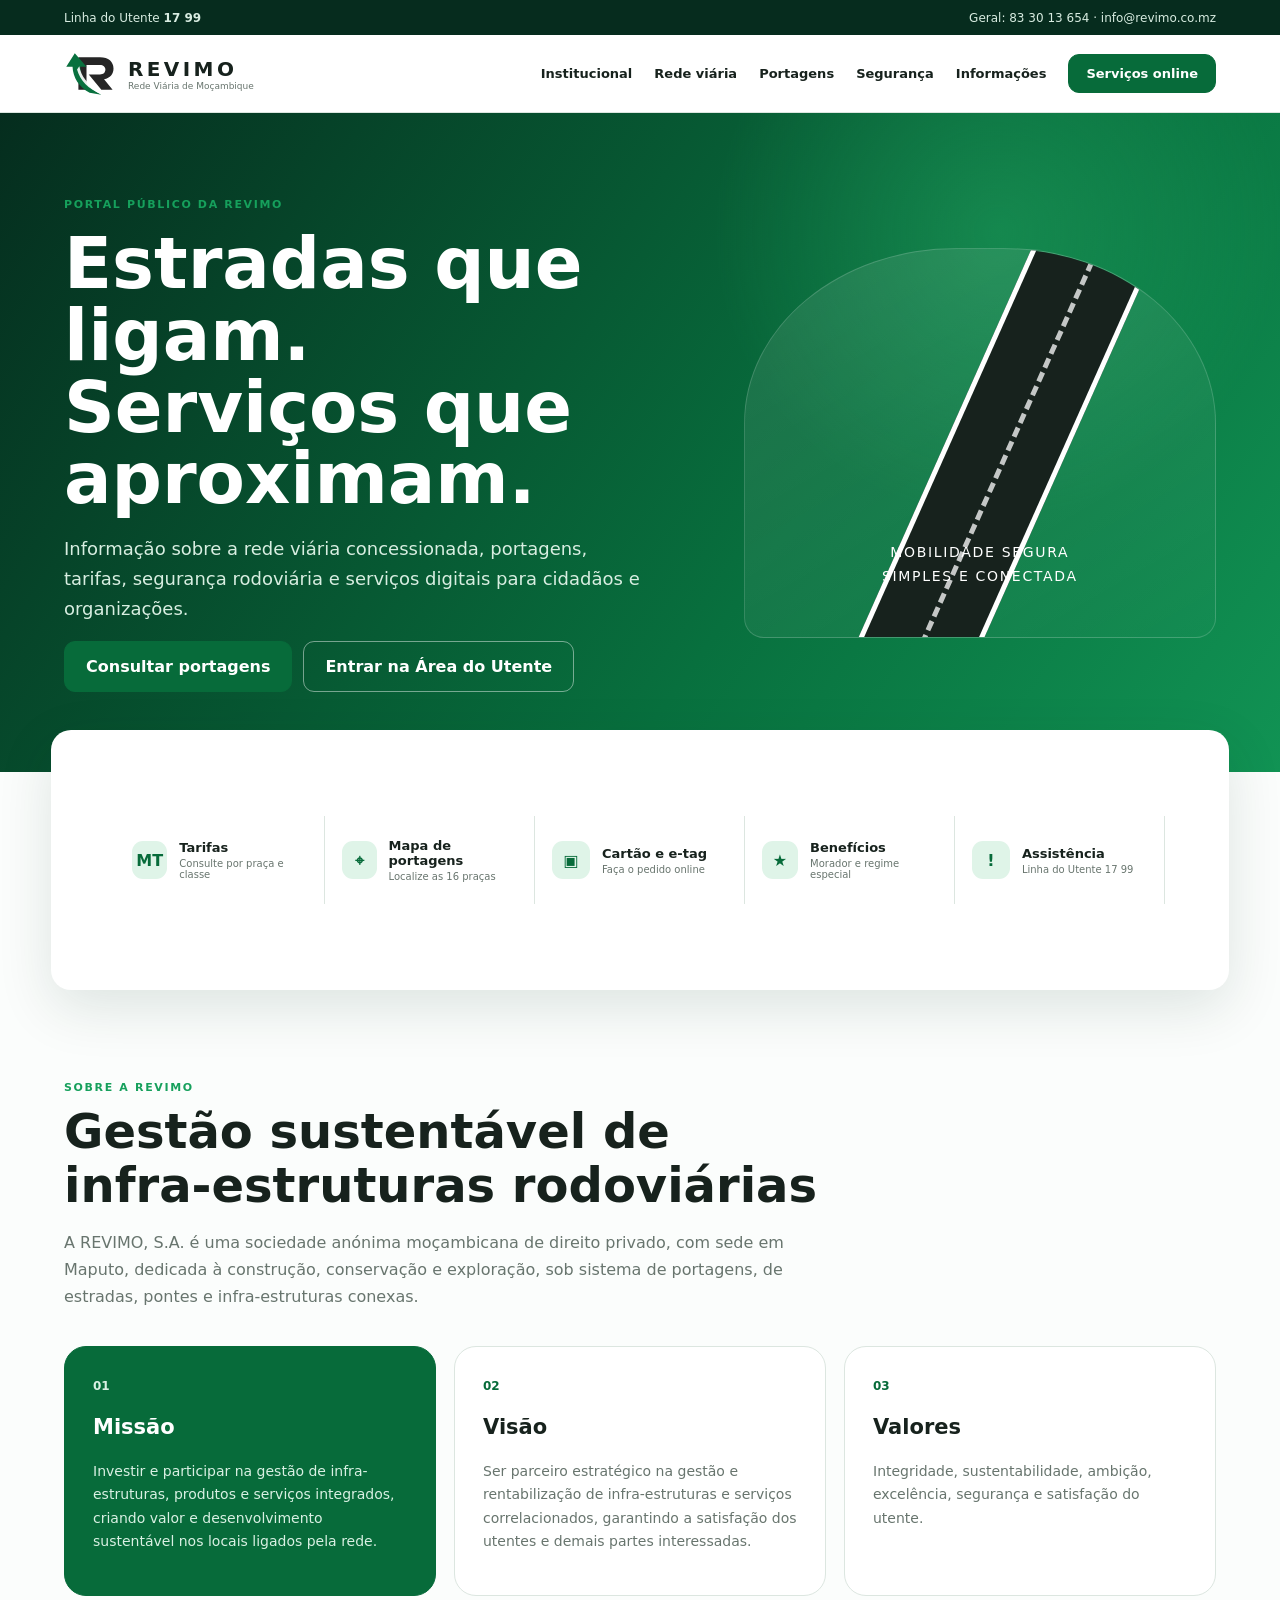
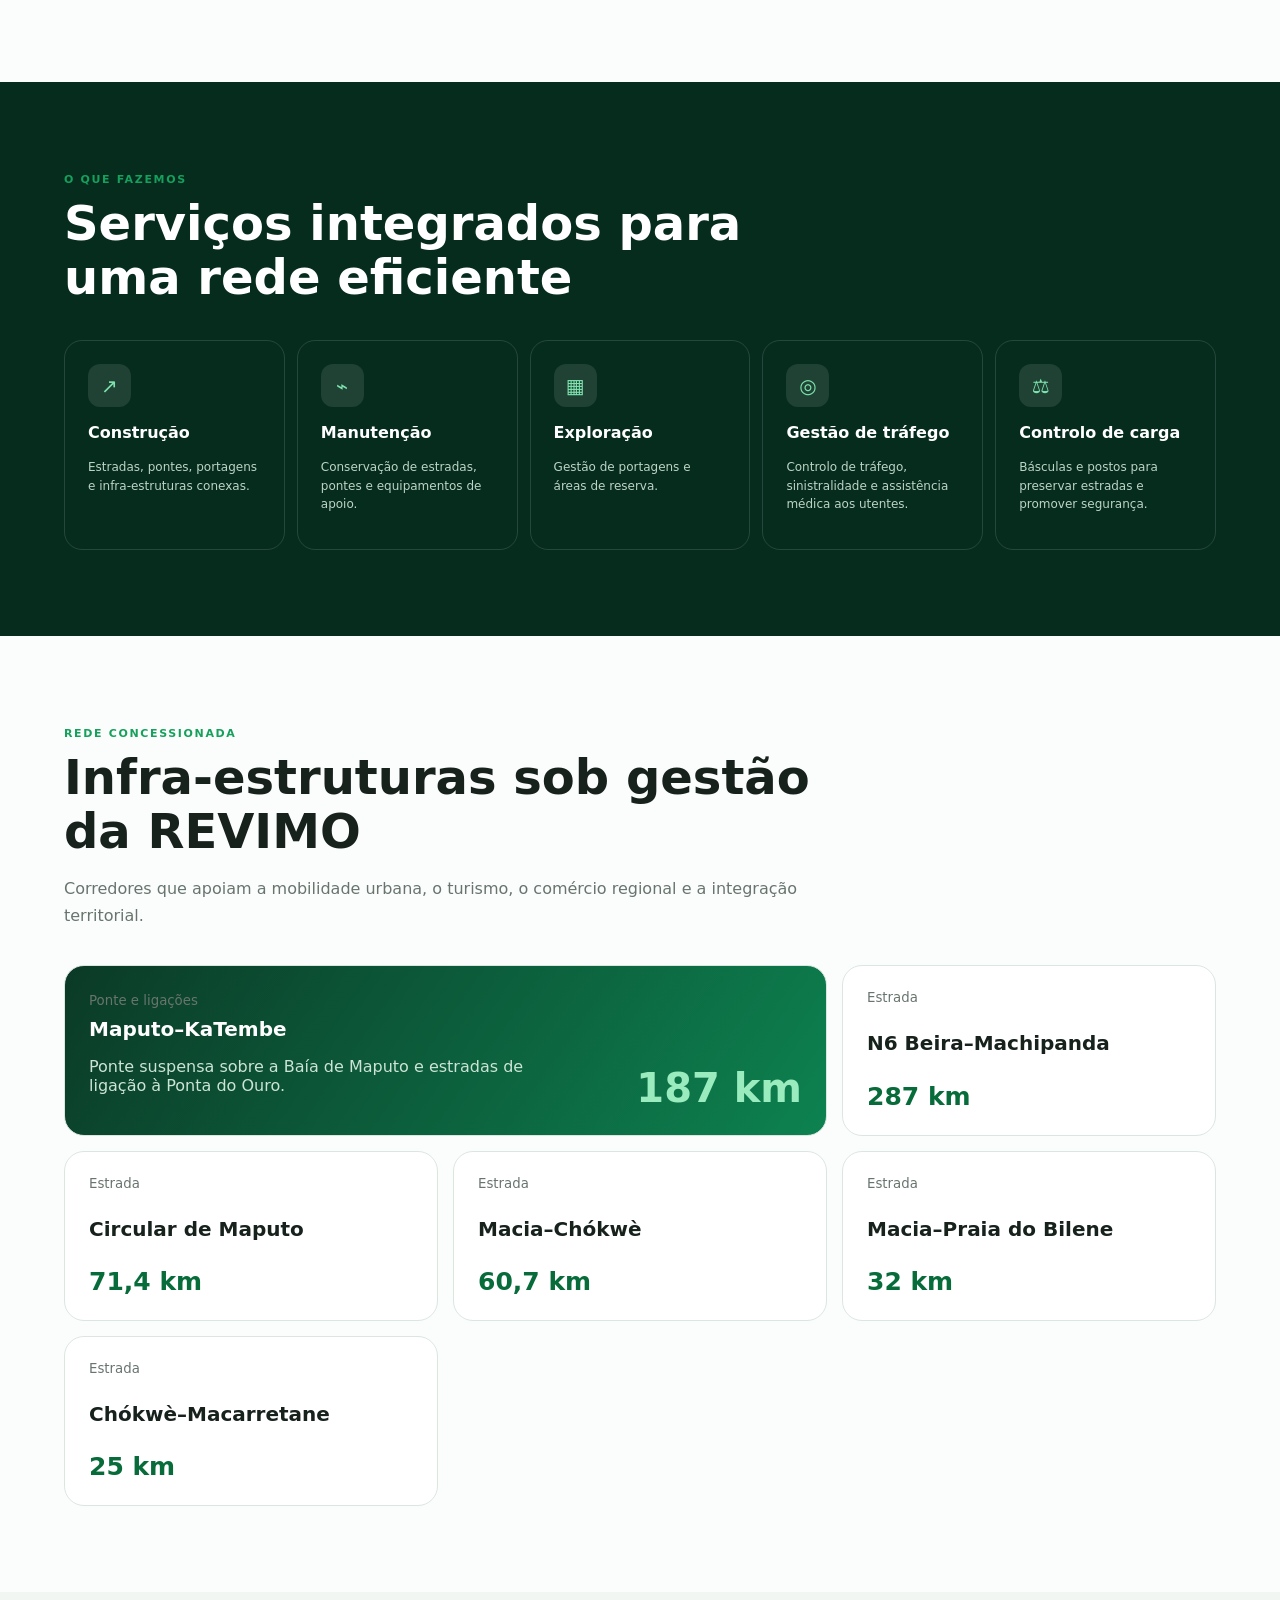
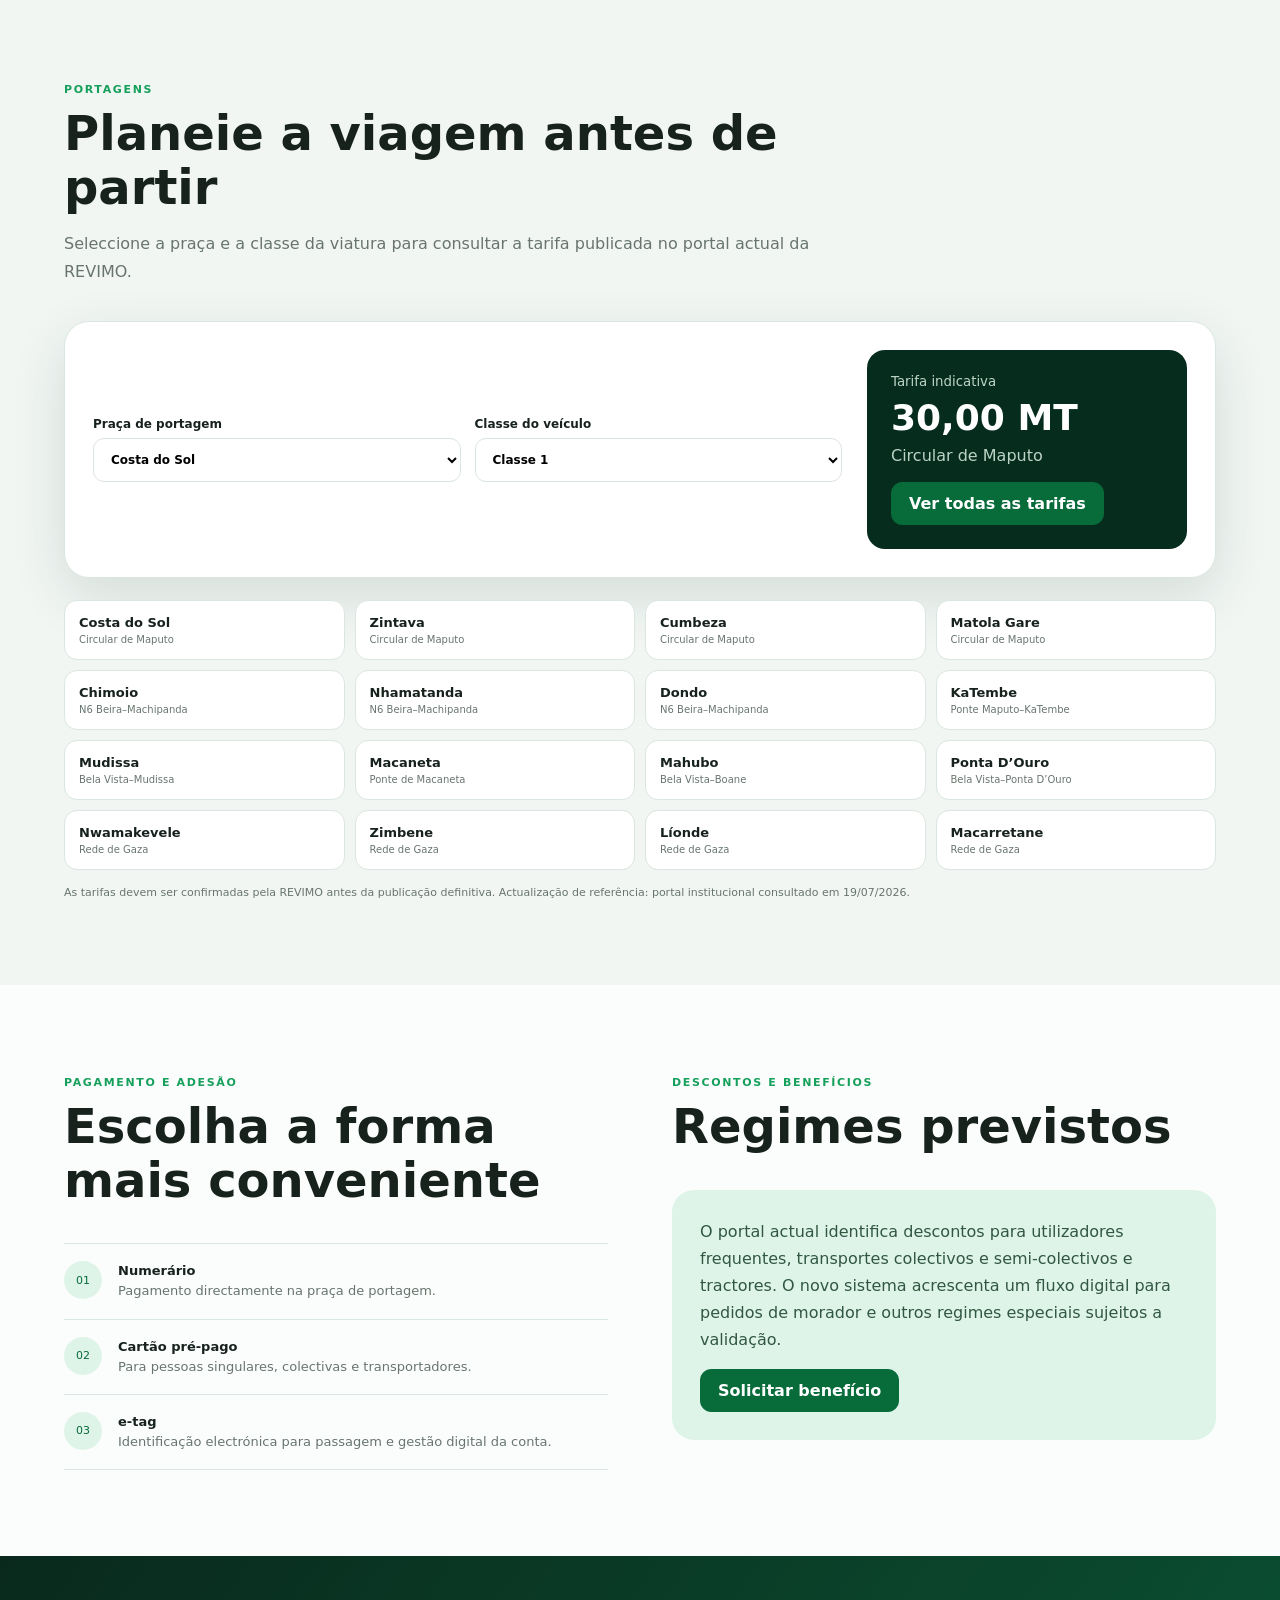
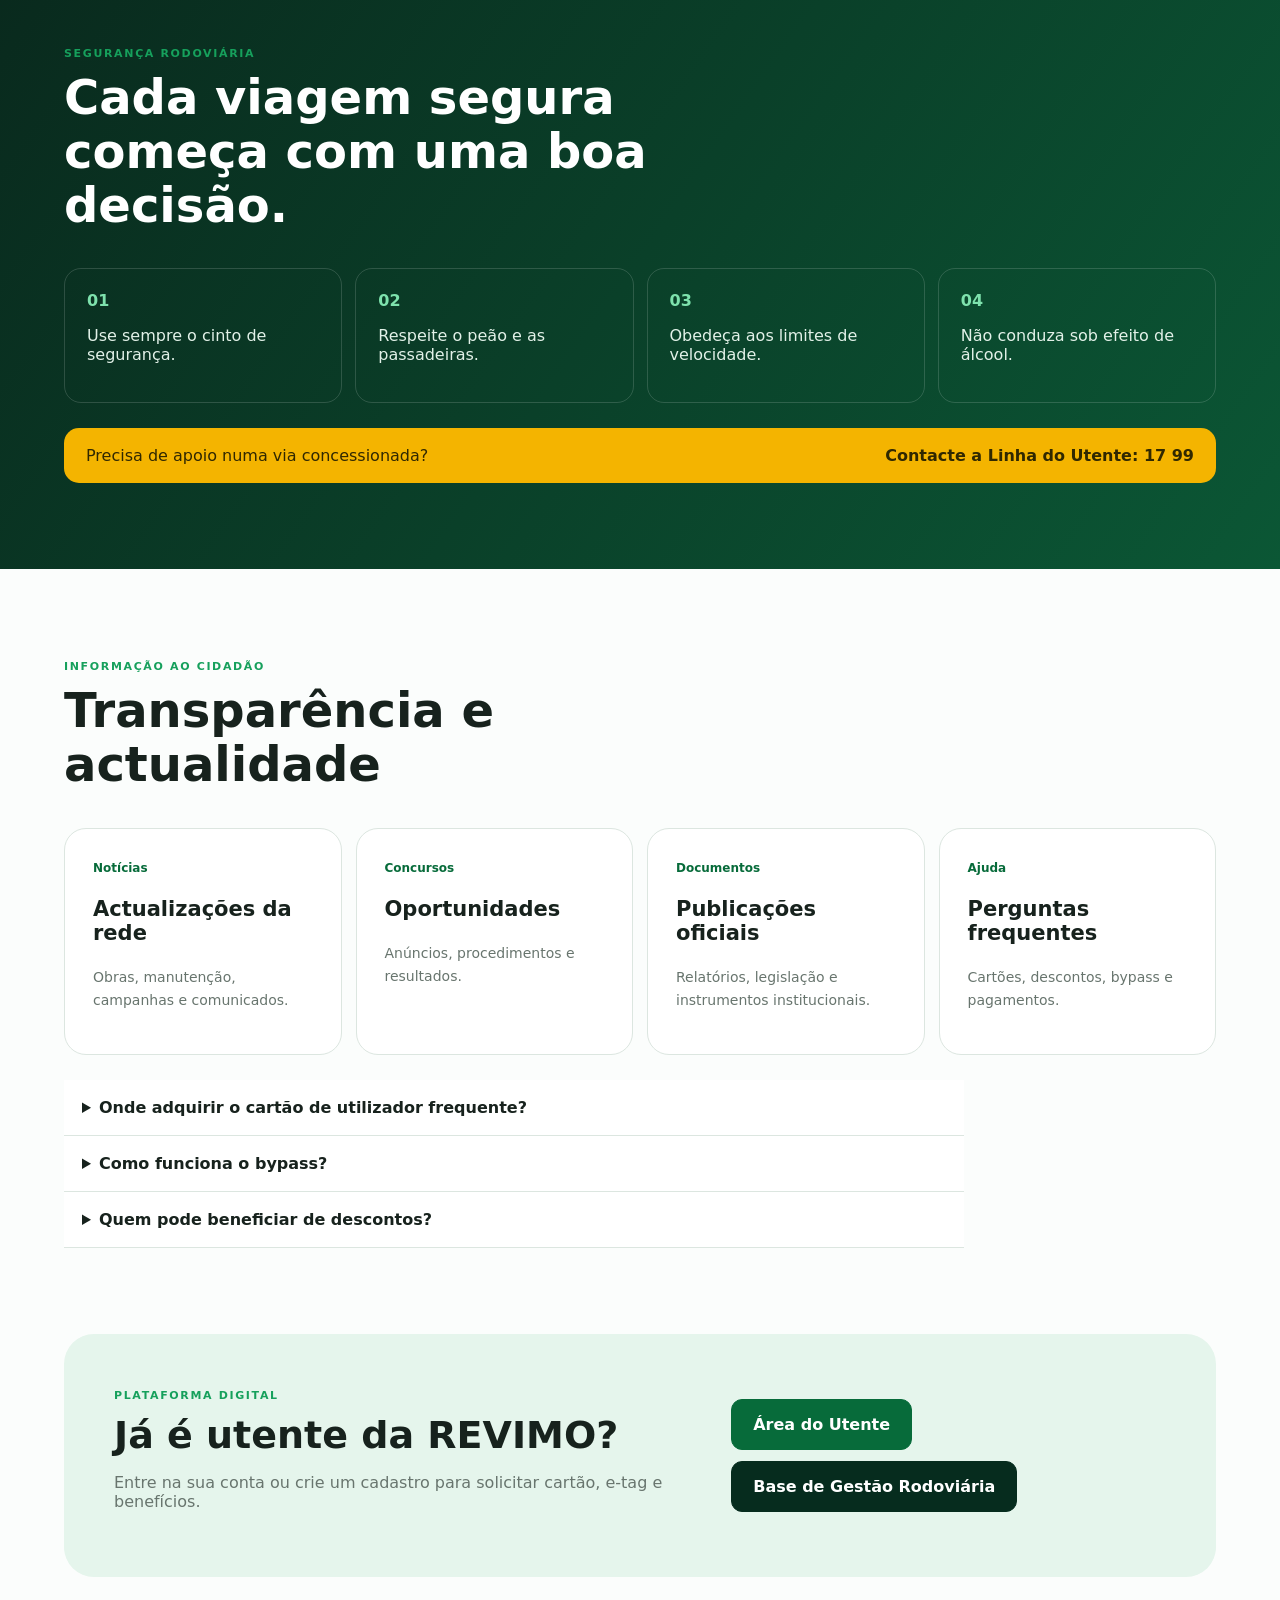
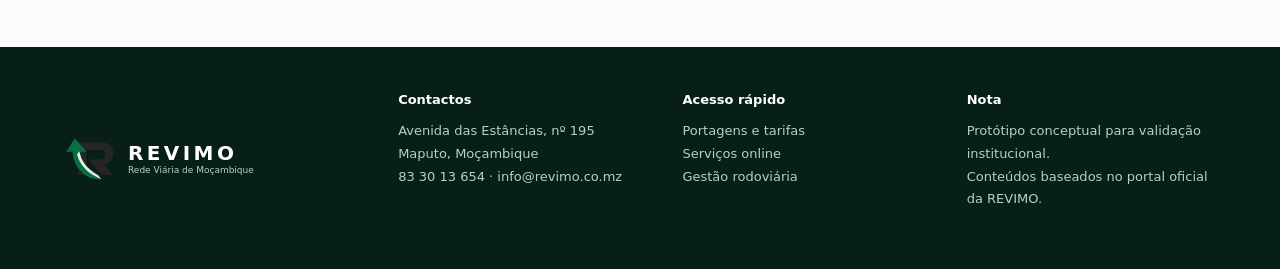
<file: index.html>
<!doctype html>
<html lang="pt">
<head>
  <meta charset="utf-8"><meta name="viewport" content="width=device-width,initial-scale=1">
  <meta name="description" content="Portal público da Rede Viária de Moçambique — portagens, tarifas, estradas, pontes e serviços ao utente.">
  <title>REVIMO — Portal Público</title><link rel="stylesheet" href="assets/styles.css">
</head>
<body data-page="publico">
  <div class="utility"><span>Linha do Utente <b>17 99</b></span><span>Geral: 83 30 13 654 · info@revimo.co.mz</span></div>
  <header class="site-header"><a class="brand" href="index.html"><img src="assets/logo-revimo.svg" alt="REVIMO"><span><b>REVIMO</b><small>Rede Viária de Moçambique</small></span></a><button class="menu-toggle" aria-label="Abrir menu">☰</button><nav><a href="#institucional">Institucional</a><a href="#rede">Rede viária</a><a href="#portagens">Portagens</a><a href="#seguranca">Segurança</a><a href="#informacao">Informações</a><a class="button primary" href="portal.html">Serviços online</a></nav></header>

  <main>
    <section class="hero public-hero"><div class="hero-copy"><span class="kicker">Portal Público da REVIMO</span><h1>Estradas que ligam.<br>Serviços que aproximam.</h1><p>Informação sobre a rede viária concessionada, portagens, tarifas, segurança rodoviária e serviços digitais para cidadãos e organizações.</p><div class="button-row"><a class="button primary large" href="#portagens">Consultar portagens</a><a class="button outline-light large" href="portal.html">Entrar na Área do Utente</a></div></div><div class="road-visual"><div class="road-line"></div><div class="bridge-mark">⌒</div><p>Mobilidade segura<br>simples e conectada</p></div></section>

    <section class="quick-strip"><a href="#tarifas"><i>MT</i><span><b>Tarifas</b><small>Consulte por praça e classe</small></span></a><a href="#mapa"><i>⌖</i><span><b>Mapa de portagens</b><small>Localize as 16 praças</small></span></a><a href="portal.html#pedido"><i>▣</i><span><b>Cartão e e-tag</b><small>Faça o pedido online</small></span></a><a href="portal.html#beneficio"><i>★</i><span><b>Benefícios</b><small>Morador e regime especial</small></span></a><a href="#seguranca"><i>!</i><span><b>Assistência</b><small>Linha do Utente 17 99</small></span></a></section>

    <section id="institucional"><div class="section-head"><span class="kicker">Sobre a REVIMO</span><h2>Gestão sustentável de infra-estruturas rodoviárias</h2><p>A REVIMO, S.A. é uma sociedade anónima moçambicana de direito privado, com sede em Maputo, dedicada à construção, conservação e exploração, sob sistema de portagens, de estradas, pontes e infra-estruturas conexas.</p></div><div class="three"><article class="card accent"><span>01</span><h3>Missão</h3><p>Investir e participar na gestão de infra-estruturas, produtos e serviços integrados, criando valor e desenvolvimento sustentável nos locais ligados pela rede.</p></article><article class="card"><span>02</span><h3>Visão</h3><p>Ser parceiro estratégico na gestão e rentabilização de infra-estruturas e serviços correlacionados, garantindo a satisfação dos utentes e demais partes interessadas.</p></article><article class="card"><span>03</span><h3>Valores</h3><p>Integridade, sustentabilidade, ambição, excelência, segurança e satisfação do utente.</p></article></div></section>

    <section class="dark-section"><div class="section-head light"><span class="kicker">O que fazemos</span><h2>Serviços integrados para uma rede eficiente</h2></div><div class="five"><article><i>↗</i><h3>Construção</h3><p>Estradas, pontes, portagens e infra-estruturas conexas.</p></article><article><i>⌁</i><h3>Manutenção</h3><p>Conservação de estradas, pontes e equipamentos de apoio.</p></article><article><i>▦</i><h3>Exploração</h3><p>Gestão de portagens e áreas de reserva.</p></article><article><i>◎</i><h3>Gestão de tráfego</h3><p>Controlo de tráfego, sinistralidade e assistência médica aos utentes.</p></article><article><i>⚖</i><h3>Controlo de carga</h3><p>Básculas e postos para preservar estradas e promover segurança.</p></article></div></section>

    <section id="rede"><div class="section-head"><span class="kicker">Rede concessionada</span><h2>Infra-estruturas sob gestão da REVIMO</h2><p>Corredores que apoiam a mobilidade urbana, o turismo, o comércio regional e a integração territorial.</p></div><div class="network-grid"><article class="network featured"><div><small>Ponte e ligações</small><h3>Maputo–KaTembe</h3><p>Ponte suspensa sobre a Baía de Maputo e estradas de ligação à Ponta do Ouro.</p></div><b>187 km</b></article><article class="network"><small>Estrada</small><h3>N6 Beira–Machipanda</h3><b>287 km</b></article><article class="network"><small>Estrada</small><h3>Circular de Maputo</h3><b>71,4 km</b></article><article class="network"><small>Estrada</small><h3>Macia–Chókwè</h3><b>60,7 km</b></article><article class="network"><small>Estrada</small><h3>Macia–Praia do Bilene</h3><b>32 km</b></article><article class="network"><small>Estrada</small><h3>Chókwè–Macarretane</h3><b>25 km</b></article></div></section>

    <section id="portagens" class="soft-section"><div class="section-head"><span class="kicker">Portagens</span><h2>Planeie a viagem antes de partir</h2><p>Seleccione a praça e a classe da viatura para consultar a tarifa publicada no portal actual da REVIMO.</p></div><div class="calculator" id="tarifas"><div><label>Praça de portagem<select id="tollSelect"></select></label><label>Classe do veículo<select id="classSelect"><option value="c1">Classe 1</option><option value="c2">Classe 2</option><option value="c3">Classe 3</option><option value="c4">Classe 4</option></select></label></div><aside><small>Tarifa indicativa</small><strong id="tollValue">30,00 MT</strong><span id="tollNote">Circular de Maputo</span><button class="button primary" id="openRates">Ver todas as tarifas</button></aside></div><div class="toll-list" id="mapa"></div><div class="source-note">As tarifas devem ser confirmadas pela REVIMO antes da publicação definitiva. Actualização de referência: portal institucional consultado em 19/07/2026.</div></section>

    <section><div class="two"><div><div class="section-head"><span class="kicker">Pagamento e adesão</span><h2>Escolha a forma mais conveniente</h2></div><div class="list-card"><div><i>01</i><p><b>Numerário</b><br>Pagamento directamente na praça de portagem.</p></div><div><i>02</i><p><b>Cartão pré-pago</b><br>Para pessoas singulares, colectivas e transportadores.</p></div><div><i>03</i><p><b>e-tag</b><br>Identificação electrónica para passagem e gestão digital da conta.</p></div></div></div><div><div class="section-head"><span class="kicker">Descontos e benefícios</span><h2>Regimes previstos</h2></div><div class="benefit-box"><p>O portal actual identifica descontos para utilizadores frequentes, transportes colectivos e semi-colectivos e tractores. O novo sistema acrescenta um fluxo digital para pedidos de morador e outros regimes especiais sujeitos a validação.</p><a class="button primary" href="portal.html#beneficio">Solicitar benefício</a></div></div></div></section>

    <section id="seguranca" class="safety"><div class="section-head light"><span class="kicker">Segurança rodoviária</span><h2>Cada viagem segura começa com uma boa decisão.</h2></div><div class="safety-grid"><article><b>01</b><p>Use sempre o cinto de segurança.</p></article><article><b>02</b><p>Respeite o peão e as passadeiras.</p></article><article><b>03</b><p>Obedeça aos limites de velocidade.</p></article><article><b>04</b><p>Não conduza sob efeito de álcool.</p></article></div><div class="emergency"><span>Precisa de apoio numa via concessionada?</span><strong>Contacte a Linha do Utente: 17 99</strong></div></section>

    <section id="informacao"><div class="section-head"><span class="kicker">Informação ao cidadão</span><h2>Transparência e actualidade</h2></div><div class="info-grid"><a class="card link-card" href="#"><span>Notícias</span><h3>Actualizações da rede</h3><p>Obras, manutenção, campanhas e comunicados.</p></a><a class="card link-card" href="#"><span>Concursos</span><h3>Oportunidades</h3><p>Anúncios, procedimentos e resultados.</p></a><a class="card link-card" href="#"><span>Documentos</span><h3>Publicações oficiais</h3><p>Relatórios, legislação e instrumentos institucionais.</p></a><a class="card link-card" href="#faq"><span>Ajuda</span><h3>Perguntas frequentes</h3><p>Cartões, descontos, bypass e pagamentos.</p></a></div><div class="faq" id="faq"><details><summary>Onde adquirir o cartão de utilizador frequente?</summary><p>Actualmente, o cartão pode ser adquirido nos escritórios junto às portagens. O novo portal permite iniciar o pedido online.</p></details><details><summary>Como funciona o bypass?</summary><p>É o mecanismo de trânsito livre aplicável na segunda praça elegível, após o pagamento da primeira praça, num determinado sentido.</p></details><details><summary>Quem pode beneficiar de descontos?</summary><p>Utilizadores frequentes, transportes colectivos e semi-colectivos e tractores, nos termos aplicáveis. Pedidos de morador e regime especial dependem de comprovação e aprovação.</p></details></div></section>

    <section class="cta"><div><span class="kicker">Plataforma digital</span><h2>Já é utente da REVIMO?</h2><p>Entre na sua conta ou crie um cadastro para solicitar cartão, e-tag e benefícios.</p></div><div class="button-row"><a class="button primary large" href="portal.html">Área do Utente</a><a class="button dark large" href="gestao.html">Base de Gestão Rodoviária</a></div></section>
  </main>
  <footer><div class="brand footer-brand"><img src="assets/logo-revimo.svg" alt="REVIMO"><span><b>REVIMO</b><small>Rede Viária de Moçambique</small></span></div><div><b>Contactos</b><p>Avenida das Estâncias, nº 195<br>Maputo, Moçambique<br>83 30 13 654 · info@revimo.co.mz</p></div><div><b>Acesso rápido</b><p><a href="#portagens">Portagens e tarifas</a><br><a href="portal.html">Serviços online</a><br><a href="gestao.html">Gestão rodoviária</a></p></div><div><b>Nota</b><p>Protótipo conceptual para validação institucional.<br>Conteúdos baseados no portal oficial da REVIMO.</p></div></footer>
  <dialog id="ratesDialog"><button class="dialog-close" aria-label="Fechar">×</button><h2>Tabela de tarifas</h2><div class="table-wrap"><table><thead><tr><th>Praça</th><th>Classe 1</th><th>Classe 2</th><th>Classe 3</th><th>Classe 4</th></tr></thead><tbody id="ratesBody"></tbody></table></div></dialog>
  <script src="assets/app.js"></script>
</body></html>
</file>
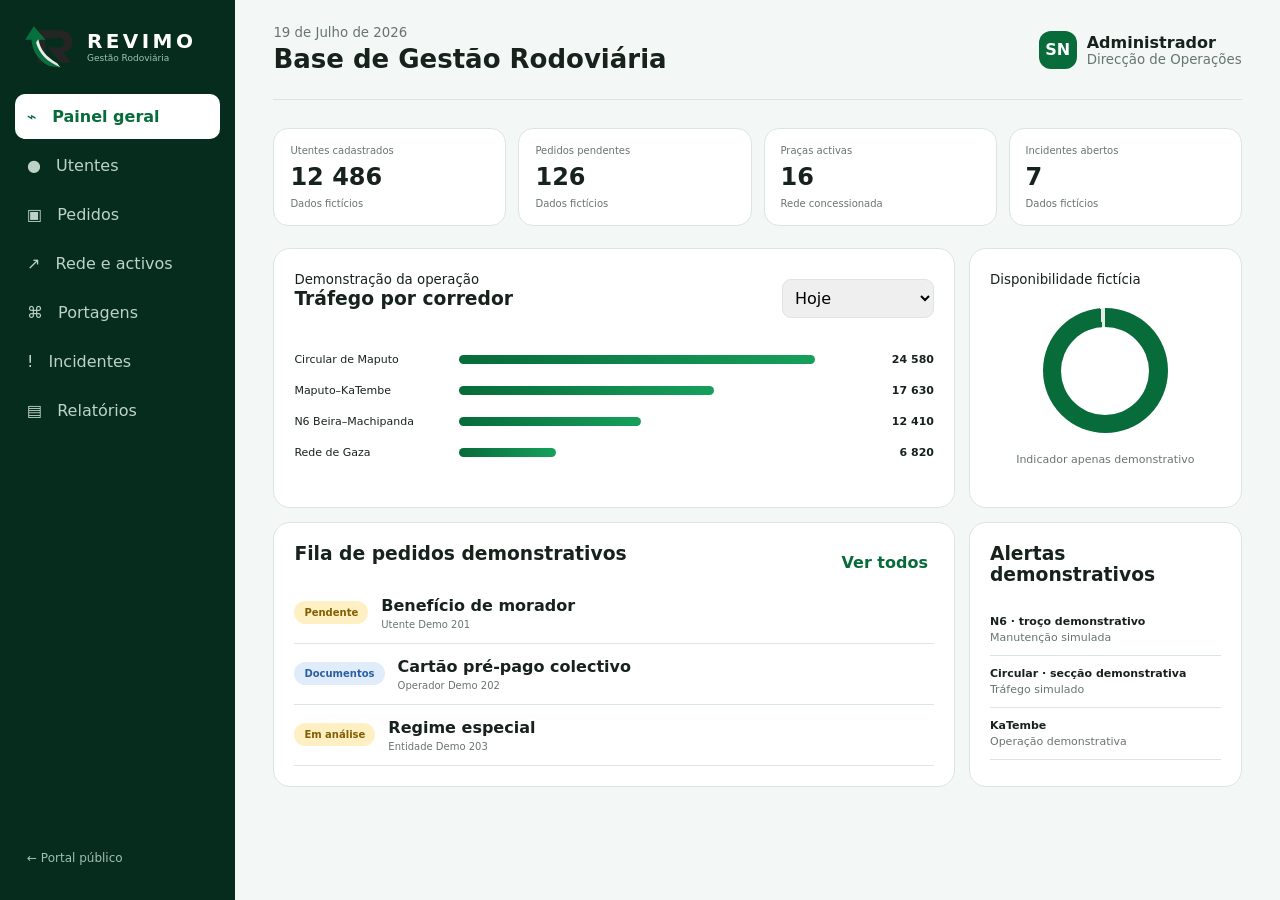
<file: gestao.html>
<!doctype html><html lang="pt"><head><meta charset="utf-8"><meta name="viewport" content="width=device-width,initial-scale=1"><title>REVIMO — Base de Gestão Rodoviária</title><link rel="stylesheet" href="assets/styles.css"></head>
<body class="admin-body" data-page="gestao"><aside class="admin-side"><a class="brand invert" href="index.html"><img src="assets/logo-revimo.svg" alt="REVIMO"><span><b>REVIMO</b><small>Gestão Rodoviária</small></span></a><nav><button class="active" data-admin="overview">⌁ <span>Painel geral</span></button><button data-admin="utentes">● <span>Utentes</span></button><button data-admin="pedidos">▣ <span>Pedidos</span></button><button data-admin="rede">↗ <span>Rede e activos</span></button><button data-admin="portagens">⌘ <span>Portagens</span></button><button data-admin="incidentes">! <span>Incidentes</span></button><button data-admin="relatorios">▤ <span>Relatórios</span></button></nav><a class="back-link" href="index.html">← Portal público</a></aside><main class="admin-main"><header class="admin-top"><div><small>19 de Julho de 2026</small><h1>Base de Gestão Rodoviária</h1></div><div class="admin-user"><span>SN</span><p><b>Administrador</b><small>Direcção de Operações</small></p></div></header>
<section class="admin-view active" id="overview"><div class="metrics admin-metrics"><article><small>Utentes cadastrados</small><strong id="metricUsers">12 486</strong><span>Dados fictícios</span></article><article><small>Pedidos pendentes</small><strong id="metricRequests">126</strong><span>Dados fictícios</span></article><article><small>Praças activas</small><strong>16</strong><span>Rede concessionada</span></article><article><small>Incidentes abertos</small><strong>7</strong><span>Dados fictícios</span></article></div><div class="admin-grid"><article class="panel-card wide"><div class="panel-title"><div><small>Demonstração da operação</small><h3>Tráfego por corredor</h3></div><select class="compact"><option>Hoje</option><option>Últimos 7 dias</option></select></div><div class="bar-chart"><div style="--v:88%"><span>Circular de Maputo</span><i></i><b>24 580</b></div><div style="--v:63%"><span>Maputo–KaTembe</span><i></i><b>17 630</b></div><div style="--v:45%"><span>N6 Beira–Machipanda</span><i></i><b>12 410</b></div><div style="--v:24%"><span>Rede de Gaza</span><i></i><b>6 820</b></div></div></article><article class="panel-card"><small>Disponibilidade fictícia</small><div class="donut">98,7%</div><p class="center">Indicador apenas demonstrativo</p></article><article class="panel-card wide"><div class="panel-title"><h3>Fila de pedidos demonstrativos</h3><button class="text-button" data-admin-jump="pedidos">Ver todos</button></div><div class="request-list"><div><span class="status pending">Pendente</span><p><b>Benefício de morador</b><small>Utente Demo 201</small></p></div><div><span class="status review">Documentos</span><p><b>Cartão pré-pago colectivo</b><small>Operador Demo 202</small></p></div><div><span class="status pending">Em análise</span><p><b>Regime especial</b><small>Entidade Demo 203</small></p></div></div></article><article class="panel-card"><h3>Alertas demonstrativos</h3><div class="alert-list"><p><b>N6 · troço demonstrativo</b><span>Manutenção simulada</span></p><p><b>Circular · secção demonstrativa</b><span>Tráfego simulado</span></p><p><b>KaTembe</b><span>Operação demonstrativa</span></p></div></article></div></section>
<section class="admin-view" id="utentes"><div class="view-head"><div><small>Cadastro central · Dados fictícios</small><h2>Utentes e beneficiários</h2></div><button class="button primary">＋ Novo cadastro</button></div><div class="filterbar"><input id="adminSearch" placeholder="Pesquisar cadastro demonstrativo"><select id="adminType"><option value="">Todos os regimes</option><option>Normal</option><option>Morador</option><option>Regime especial</option></select><select><option>Todos os estados</option><option>Activo</option><option>Suspenso</option><option>Expirado</option></select></div><div class="table-wrap"><table><thead><tr><th>Utente</th><th>Tipo</th><th>Matrícula</th><th>Praça</th><th>Cartão/e-tag</th><th>Estado</th></tr></thead><tbody id="adminUsers"><tr><td><b>Utente Demo 001</b><small>DEMO-UT-001</small></td><td>Morador</td><td>DEMO-01</td><td>KaTembe</td><td>DEMO-ET-001</td><td><span class="status approved">Activo</span></td></tr><tr><td><b>Operador Demo 002</b><small>DEMO-UT-002</small></td><td>Regime especial</td><td>DEMO-02</td><td>Circular</td><td>DEMO-CT-002</td><td><span class="status approved">Activo</span></td></tr><tr><td><b>Utente Demo 003</b><small>DEMO-UT-003</small></td><td>Normal</td><td>DEMO-03</td><td>Costa do Sol</td><td>DEMO-ET-003</td><td><span class="status approved">Activo</span></td></tr></tbody></table></div></section>
<section class="admin-view" id="pedidos"><div class="view-head"><div><small>Fluxo de validação · Dados fictícios</small><h2>Pedidos dos cidadãos</h2></div><button class="button secondary" id="exportRequests">Exportar CSV</button></div><div class="kanban"><div><h3>Recebidos <span>48</span></h3><article><small>DEMO-PEDIDO-101</small><b>e-tag</b><p>Utente Demo 101</p></article><article><small>DEMO-PEDIDO-102</small><b>Benefício de morador</b><p>Utente Demo 102</p></article></div><div><h3>Em análise <span>59</span></h3><article><small>DEMO-PEDIDO-103</small><b>Regime especial</b><p>Entidade Demo 103</p></article><article><small>DEMO-PEDIDO-104</small><b>Cartão colectivo</b><p>Operador Demo 104</p></article></div><div><h3>Aguardam correcção <span>19</span></h3><article><small>DEMO-PEDIDO-105</small><b>Morador</b><p>Comprovativo fictício</p></article></div><div><h3>Concluídos <span>421</span></h3><article><small>DEMO-PEDIDO-106</small><b>Renovação e-tag</b><p>Utente Demo 106</p></article></div></div></section>
<section class="admin-view" id="rede"><div class="view-head"><div><small>Inventário georreferenciado</small><h2>Rede viária e activos</h2></div><button class="button primary">＋ Registar activo</button></div><div class="asset-grid"><article><span>Estradas</span><b>6 corredores</b><small>Pavimento, drenagem e sinalização</small></article><article><span>Pontes</span><b>2 principais</b><small>Inspecção estrutural e manutenção</small></article><article><span>Portagens</span><b>16 praças</b><small>Equipamento, faixas e disponibilidade</small></article><article><span>Básculas</span><b>Controlo de carga</b><small>Pesagem e fiscalização operacional</small></article></div><div class="road-table panel-card"><h3>Plano de manutenção</h3><table><thead><tr><th>Activo</th><th>Troço</th><th>Intervenção</th><th>Data</th><th>Estado</th></tr></thead><tbody><tr><td>N6</td><td>km 118–126</td><td>Manutenção do pavimento</td><td>22/07/2026</td><td><span class="status pending">Programada</span></td></tr><tr><td>Circular</td><td>Secção 4</td><td>Iluminação pública</td><td>25/07/2026</td><td><span class="status review">Em curso</span></td></tr><tr><td>KaTembe</td><td>Ponte</td><td>Inspecção de rotina</td><td>02/08/2026</td><td><span class="status approved">Planeada</span></td></tr></tbody></table></div></section>
<section class="admin-view" id="portagens"><div class="view-head"><div><small>Operação de cobrança</small><h2>Praças e tarifas</h2></div><button class="button primary">Actualizar tarifas</button></div><div id="adminTolls" class="admin-tolls"></div></section>
<section class="admin-view" id="incidentes"><div class="view-head"><div><small>Centro de controlo</small><h2>Incidentes e assistência</h2></div><button class="button primary">＋ Registar incidente</button></div><div class="incident-map"><div class="map-road one"></div><div class="map-road two"></div><span class="pin p1">!</span><span class="pin p2">!</span><span class="pin p3">✓</span><aside><b>7 incidentes abertos</b><p>2 prioridade alta<br>3 em atendimento<br>2 sob monitoria</p></aside></div></section>
<section class="admin-view" id="relatorios"><div class="view-head"><div><small>Análise e prestação de contas</small><h2>Relatórios operacionais</h2></div><button class="button primary">Gerar relatório</button></div><div class="report-grid"><article><i>▤</i><h3>Tráfego e receita</h3><p>Passagens, classes, meios de pagamento e receitas por praça.</p></article><article><i>●</i><h3>Utentes e benefícios</h3><p>Cadastros, cartões, e-tags, moradores e regimes especiais.</p></article><article><i>↗</i><h3>Conservação</h3><p>Intervenções, custos, contratos e estado dos activos.</p></article><article><i>!</i><h3>Segurança rodoviária</h3><p>Incidentes, tempos de resposta, assistência e sinistralidade.</p></article></div></section></main><div class="toast" id="toast"></div><script src="assets/app.js"></script></body></html>
</file>
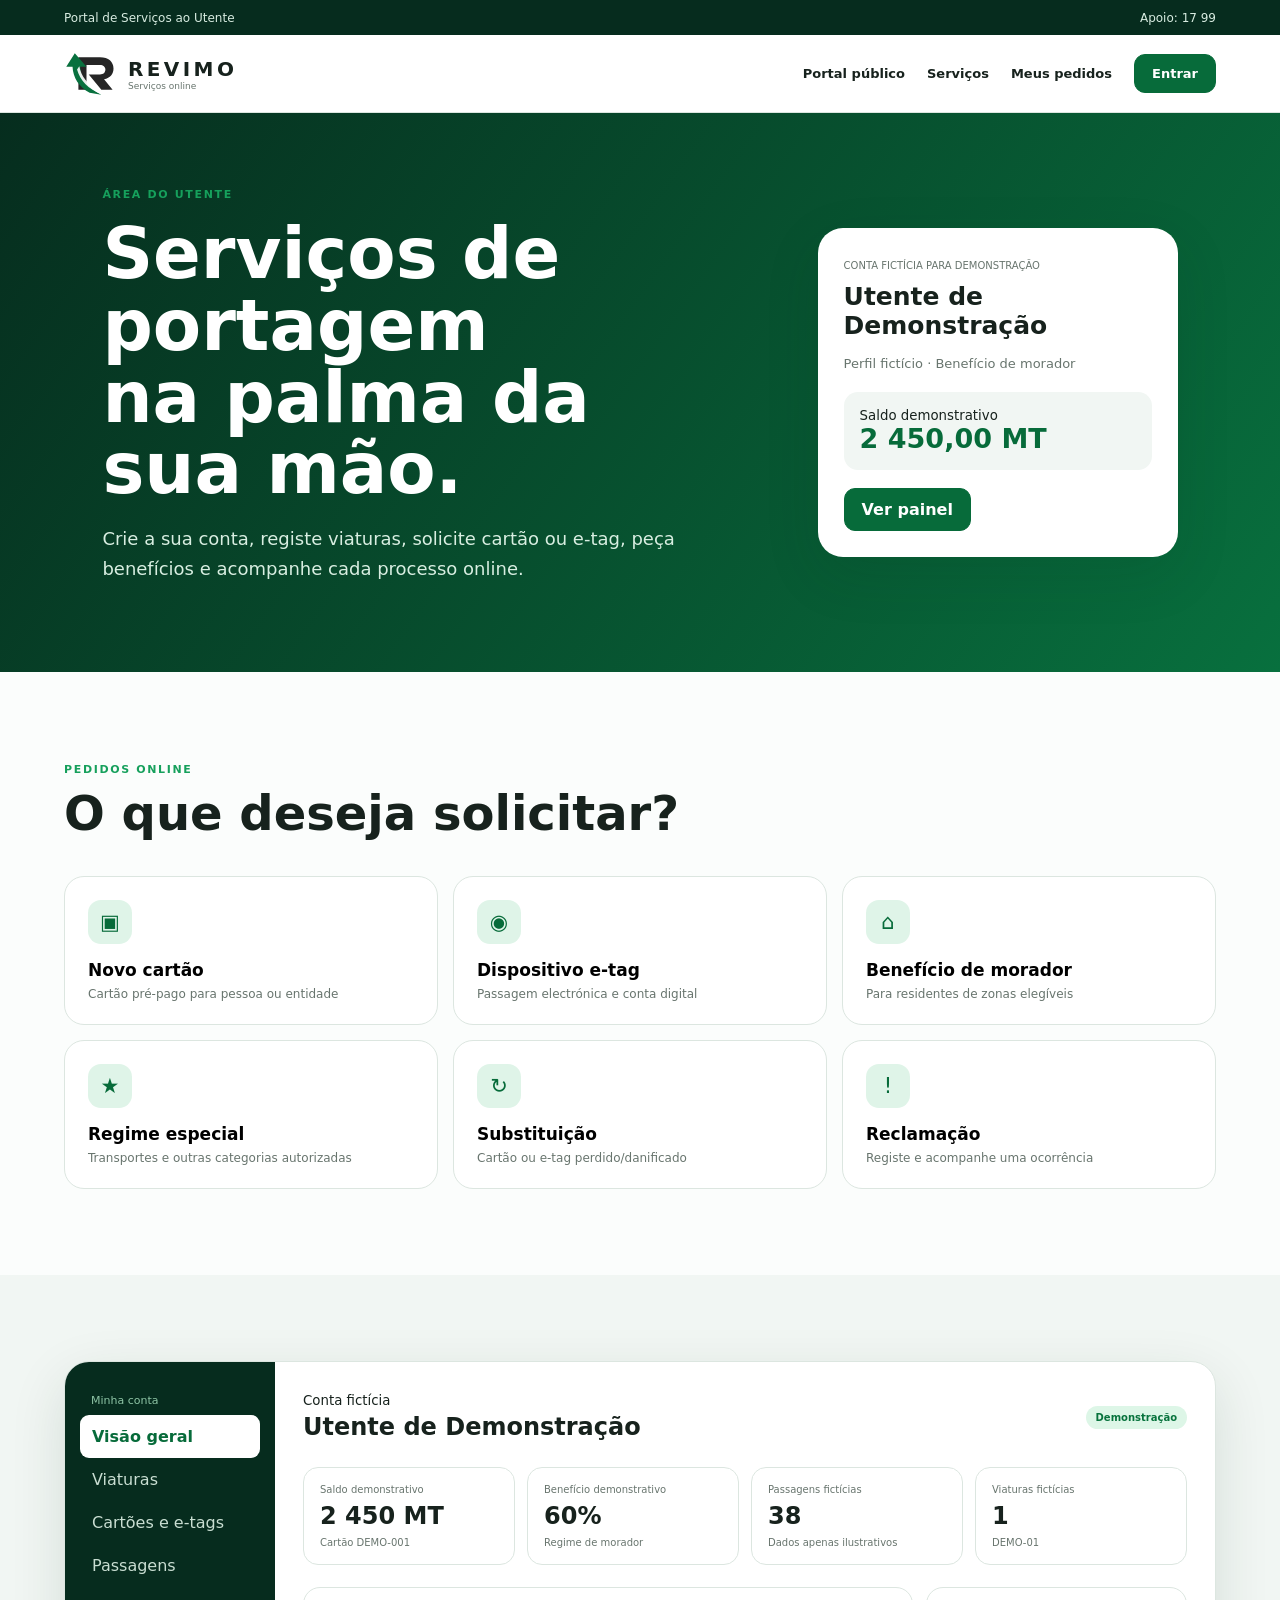
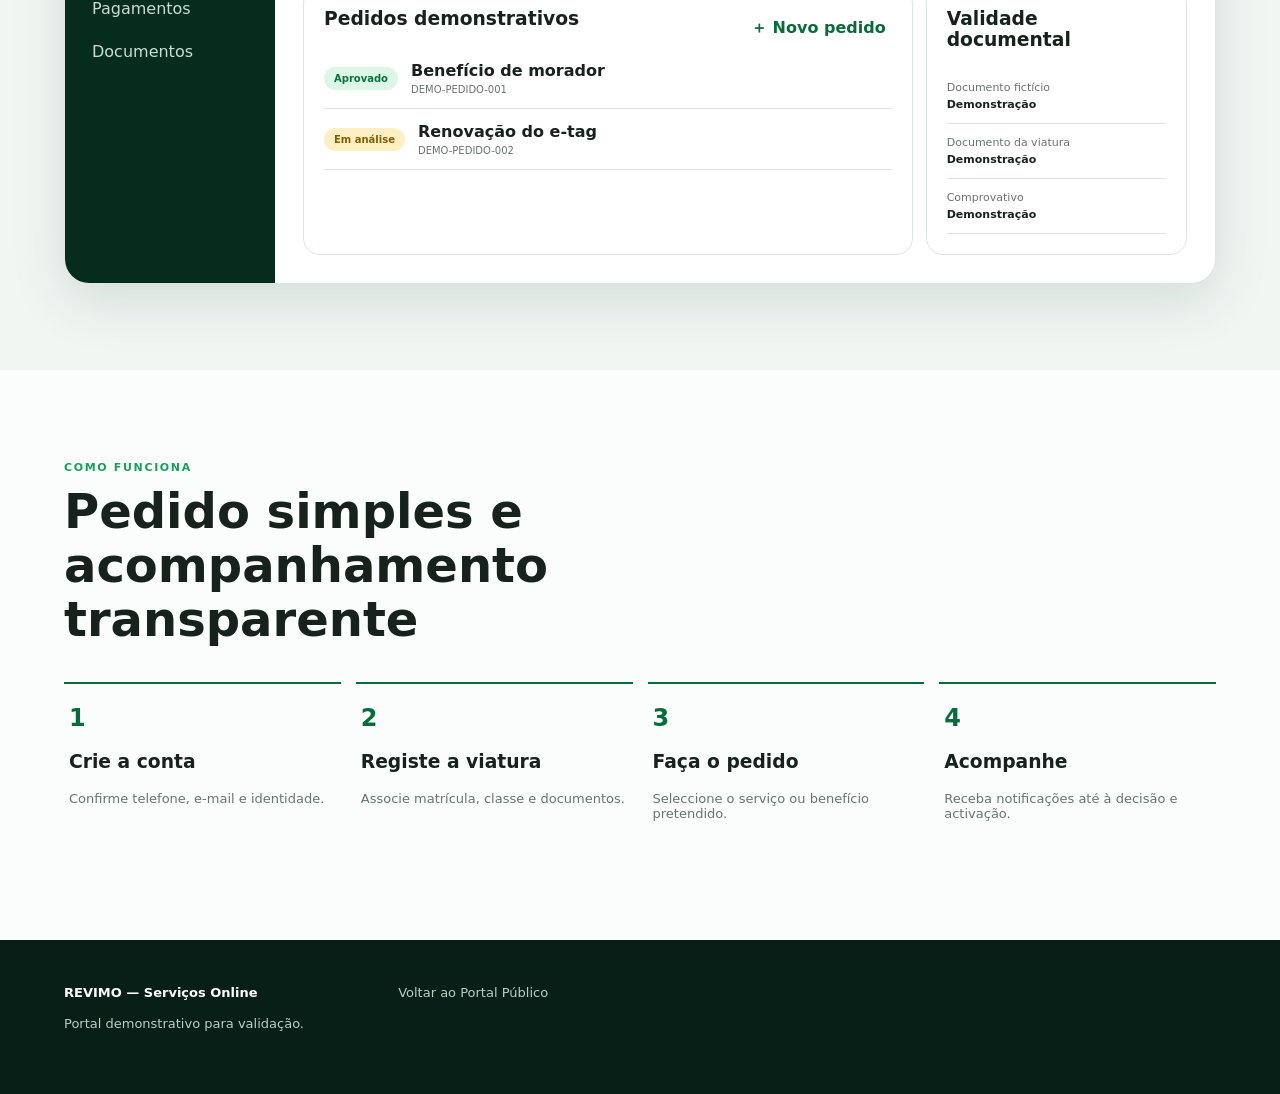
<file: portal.html>
<!doctype html><html lang="pt"><head><meta charset="utf-8"><meta name="viewport" content="width=device-width,initial-scale=1"><title>REVIMO — Área do Utente</title><link rel="stylesheet" href="assets/styles.css"></head>
<body data-page="utente"><div class="utility"><span>Portal de Serviços ao Utente</span><span>Apoio: 17 99</span></div><header class="site-header"><a class="brand" href="index.html"><img src="assets/logo-revimo.svg" alt="REVIMO"><span><b>REVIMO</b><small>Serviços online</small></span></a><button class="menu-toggle" aria-label="Abrir menu">☰</button><nav><a href="index.html">Portal público</a><a href="#servicos">Serviços</a><a href="#pedidos">Meus pedidos</a><button class="button primary" data-modal="loginDialog">Entrar</button></nav></header>
<main><section class="portal-hero"><div><span class="kicker">Área do Utente</span><h1>Serviços de portagem<br>na palma da sua mão.</h1><p>Crie a sua conta, registe viaturas, solicite cartão ou e-tag, peça benefícios e acompanhe cada processo online.</p></div><div class="account-card"><span>Conta fictícia para demonstração</span><h3>Utente de Demonstração</h3><p>Perfil fictício · Benefício de morador</p><div><small>Saldo demonstrativo</small><b>2 450,00 MT</b></div><a href="#painel" class="button primary">Ver painel</a></div></section>
<section id="servicos"><div class="section-head"><span class="kicker">Pedidos online</span><h2>O que deseja solicitar?</h2></div><div class="service-actions"><button data-request="Cartão pré-pago"><i>▣</i><b>Novo cartão</b><span>Cartão pré-pago para pessoa ou entidade</span></button><button data-request="e-tag"><i>◉</i><b>Dispositivo e-tag</b><span>Passagem electrónica e conta digital</span></button><button data-request="Benefício de morador"><i>⌂</i><b>Benefício de morador</b><span>Para residentes de zonas elegíveis</span></button><button data-request="Regime especial"><i>★</i><b>Regime especial</b><span>Transportes e outras categorias autorizadas</span></button><button data-request="Substituição"><i>↻</i><b>Substituição</b><span>Cartão ou e-tag perdido/danificado</span></button><button data-request="Reclamação"><i>!</i><b>Reclamação</b><span>Registe e acompanhe uma ocorrência</span></button></div></section>
<section class="soft-section" id="painel"><div class="dashboard-shell"><aside><span>Minha conta</span><button class="active">Visão geral</button><button>Viaturas</button><button>Cartões e e-tags</button><button>Passagens</button><button>Pagamentos</button><button>Documentos</button></aside><div class="dashboard-main"><div class="dash-head"><div><small>Conta fictícia</small><h2>Utente de Demonstração</h2></div><span class="status approved">Demonstração</span></div><div class="metrics"><article><small>Saldo demonstrativo</small><strong>2 450 MT</strong><span>Cartão DEMO-001</span></article><article><small>Benefício demonstrativo</small><strong>60%</strong><span>Regime de morador</span></article><article><small>Passagens fictícias</small><strong>38</strong><span>Dados apenas ilustrativos</span></article><article><small>Viaturas fictícias</small><strong>1</strong><span>DEMO-01</span></article></div><div class="dash-grid"><div class="panel-card"><div class="panel-title"><h3>Pedidos demonstrativos</h3><button class="text-button" data-open-request>＋ Novo pedido</button></div><div id="requestList" class="request-list"><div><span class="status approved">Aprovado</span><p><b>Benefício de morador</b><small>DEMO-PEDIDO-001</small></p></div><div><span class="status pending">Em análise</span><p><b>Renovação do e-tag</b><small>DEMO-PEDIDO-002</small></p></div></div></div><div class="panel-card"><h3>Validade documental</h3><div class="validity"><div><span>Documento fictício</span><b>Demonstração</b></div><div><span>Documento da viatura</span><b>Demonstração</b></div><div><span>Comprovativo</span><b>Demonstração</b></div></div></div></div></div></div></section>
<section id="pedidos"><div class="section-head"><span class="kicker">Como funciona</span><h2>Pedido simples e acompanhamento transparente</h2></div><div class="steps"><article><b>1</b><h3>Crie a conta</h3><p>Confirme telefone, e-mail e identidade.</p></article><article><b>2</b><h3>Registe a viatura</h3><p>Associe matrícula, classe e documentos.</p></article><article><b>3</b><h3>Faça o pedido</h3><p>Seleccione o serviço ou benefício pretendido.</p></article><article><b>4</b><h3>Acompanhe</h3><p>Receba notificações até à decisão e activação.</p></article></div></section></main>
<footer><div><b>REVIMO — Serviços Online</b><p>Portal demonstrativo para validação.</p></div><div><a href="index.html">Voltar ao Portal Público</a></div></footer>
<dialog id="requestDialog"><button class="dialog-close" aria-label="Fechar">×</button><span class="kicker">Novo pedido</span><h2 id="requestTitle">Solicitar serviço</h2><form id="requestForm" class="form-grid"><label>Serviço<select name="tipo" id="requestType" required><option>Cartão pré-pago</option><option>e-tag</option><option>Benefício de morador</option><option>Regime especial</option><option>Substituição</option><option>Reclamação</option></select></label><label>Tipo de requerente<select name="requerente"><option>Pessoa singular</option><option>Pessoa colectiva</option></select></label><label>Nome completo<input name="nome" required placeholder="Nome do requerente"></label><label>NUIT<input name="nuit" required inputmode="numeric" placeholder="000000000"></label><label>Telefone<input name="telefone" required placeholder="+258 84 000 0000"></label><label>E-mail<input name="email" type="email" placeholder="nome@exemplo.co.mz"></label><label>Matrícula<input name="matricula" required placeholder="ABC-00-00"></label><label>Praça principal<select name="praca" id="requestPlaza"></select></label><label class="full">Justificação<textarea name="justificacao" rows="3" placeholder="Explique o pedido e a elegibilidade, quando aplicável"></textarea></label><label class="full">Documentos comprovativos<input name="documentos" type="file" multiple></label><div class="full consent"><input type="checkbox" id="consent" required><label for="consent">Confirmo que os dados são verdadeiros e autorizo a sua verificação para efeitos deste pedido.</label></div><div class="full button-row"><button class="button primary" type="submit">Submeter pedido</button><button class="button secondary" type="button" data-close>Cancelar</button></div></form></dialog>
<dialog id="loginDialog"><button class="dialog-close">×</button><span class="kicker">Autenticação</span><h2>Entrar na conta</h2><form class="form-grid login-form"><label class="full">Telefone ou e-mail<input required placeholder="Contacto cadastrado"></label><label class="full">Palavra-passe<input type="password" required placeholder="••••••••"></label><button class="button primary full" type="button" data-demo-login>Entrar na demonstração</button></form></dialog><div class="toast" id="toast"></div><script src="assets/app.js"></script></body></html>
</file>
<file: assets/styles.css>
:root{--green:#076b3a;--green2:#16a05c;--green3:#dff4e8;--deep:#062c1e;--ink:#17221d;--muted:#68756e;--line:#dce6e0;--soft:#f1f6f3;--white:#fff;--amber:#f4b400;--red:#c43e35;--blue:#356eb5;--shadow:0 18px 55px rgba(7,50,30,.12);--radius:22px}*{box-sizing:border-box}html{scroll-behavior:smooth}body{margin:0;background:#fbfdfc;color:var(--ink);font-family:Inter,ui-sans-serif,system-ui,-apple-system,"Segoe UI",sans-serif}a{text-decoration:none;color:inherit}button,input,select,textarea{font:inherit}.utility{height:35px;background:var(--deep);color:#d8ece1;padding:0 5vw;display:flex;align-items:center;justify-content:space-between;font-size:12px}.site-header{height:78px;padding:0 5vw;background:rgba(255,255,255,.96);backdrop-filter:blur(12px);border-bottom:1px solid var(--line);display:flex;align-items:center;justify-content:space-between;position:sticky;top:0;z-index:30}.brand{display:flex;align-items:center;gap:10px}.brand img{width:54px;height:46px;object-fit:contain}.brand span{display:block}.brand b{display:block;letter-spacing:.17em;font-size:20px}.brand small{display:block;color:var(--muted);font-size:9px}.site-header nav{display:flex;align-items:center;gap:22px;font-size:13px;font-weight:650}.site-header nav>a:not(.button):hover{color:var(--green)}.menu-toggle{display:none;border:0;background:none;font-size:22px}.button{border:1px solid var(--line);padding:11px 17px;border-radius:11px;background:white;color:var(--ink);font-weight:750;cursor:pointer;display:inline-flex;align-items:center;justify-content:center}.button:hover{transform:translateY(-1px);box-shadow:0 8px 20px rgba(7,50,30,.1)}.button.primary{background:var(--green);border-color:var(--green);color:white}.button.secondary{background:var(--soft)}.button.dark{background:var(--deep);color:white;border-color:var(--deep)}.button.outline-light{background:transparent;color:white;border-color:rgba(255,255,255,.45)}.button.large{padding:15px 21px}.button-row{display:flex;gap:11px;flex-wrap:wrap}.kicker{color:var(--green2);font-size:11px;letter-spacing:.15em;text-transform:uppercase;font-weight:850}.hero{min-height:620px;padding:80px 5vw;display:grid;grid-template-columns:1.1fr .9fr;align-items:center;gap:8vw;background:radial-gradient(circle at 78% 18%,rgba(46,182,110,.34),transparent 25%),linear-gradient(125deg,#052d1e,#08703e 62%,#119354);color:white;overflow:hidden}.hero h1,.portal-hero h1{font-size:clamp(44px,5.5vw,76px);line-height:1.02;margin:17px 0}.hero p,.portal-hero p{color:#d8eee1;font-size:18px;line-height:1.65;max-width:690px}.hero-copy{position:relative;z-index:2}.road-visual{min-height:390px;position:relative;border-radius:45% 45% 20px 20px;background:linear-gradient(150deg,rgba(255,255,255,.1),rgba(255,255,255,.02));border:1px solid rgba(255,255,255,.16);display:grid;place-items:center;text-align:center;overflow:hidden}.road-line{position:absolute;width:115px;height:600px;background:#17221d;transform:rotate(24deg);bottom:-170px;border-left:5px solid white;border-right:5px solid white}.road-line:after{content:"";position:absolute;left:50%;top:0;height:100%;border-left:5px dashed white;opacity:.75}.bridge-mark{position:absolute;font-size:300px;line-height:.5;top:26px;color:rgba(255,255,255,.2)}.road-visual p{position:absolute;bottom:35px;font-size:14px;text-transform:uppercase;letter-spacing:.12em;color:white}.quick-strip{width:min(1240px,92vw);margin:-42px auto 0;background:white;position:relative;z-index:4;box-shadow:var(--shadow);border-radius:20px;display:grid;grid-template-columns:repeat(5,1fr);overflow:hidden}.quick-strip a{padding:22px 17px;display:flex;gap:12px;align-items:center;border-right:1px solid var(--line)}.quick-strip a:hover{background:var(--soft)}.quick-strip i{width:38px;height:38px;background:var(--green3);color:var(--green);border-radius:11px;display:grid;place-items:center;font-style:normal;font-weight:850}.quick-strip b,.quick-strip small{display:block}.quick-strip b{font-size:13px}.quick-strip small{color:var(--muted);font-size:10px;margin-top:3px}section{padding:86px 5vw}.section-head{max-width:760px;margin-bottom:36px}.section-head h2{font-size:clamp(32px,4vw,48px);line-height:1.12;margin:10px 0 14px}.section-head p{color:var(--muted);line-height:1.7}.section-head.light h2{color:white}.section-head.light p{color:#c1d8ca}.three{display:grid;grid-template-columns:repeat(3,1fr);gap:18px}.card{background:white;border:1px solid var(--line);border-radius:var(--radius);padding:28px}.card>span{color:var(--green);font-size:12px;font-weight:850}.card h3{font-size:21px}.card p{color:var(--muted);line-height:1.65;font-size:14px}.card.accent{background:var(--green);color:white;border-color:var(--green)}.card.accent span,.card.accent p{color:#d9f0e3}.dark-section{background:var(--deep)}.five{display:grid;grid-template-columns:repeat(5,1fr);gap:12px}.five article{padding:23px;border:1px solid rgba(255,255,255,.13);border-radius:18px;color:white}.five i{width:43px;height:43px;border-radius:12px;background:rgba(255,255,255,.1);display:grid;place-items:center;color:#7ee2ad;font-style:normal;font-size:20px}.five h3{font-size:16px}.five p{font-size:12px;color:#bcd4c6;line-height:1.55}.network-grid{display:grid;grid-template-columns:repeat(3,1fr);gap:15px}.network{min-height:170px;border:1px solid var(--line);border-radius:20px;padding:24px;display:flex;flex-direction:column;justify-content:space-between;background:white}.network small{color:var(--muted)}.network h3{margin:8px 0;font-size:20px}.network b{color:var(--green);font-size:25px}.network.featured{grid-column:span 2;background:linear-gradient(125deg,#0b3a27,#0d8250);color:white;display:flex;flex-direction:row}.network.featured p{color:#cce4d5;max-width:470px}.network.featured b{color:#9aebbd;font-size:40px;align-self:flex-end}.soft-section{background:var(--soft)}.calculator{background:white;border:1px solid var(--line);border-radius:25px;box-shadow:var(--shadow);padding:28px;display:grid;grid-template-columns:1fr 320px;gap:25px}.calculator>div{display:grid;grid-template-columns:repeat(2,1fr);gap:14px;align-content:center}.calculator label,.form-grid label{font-size:12px;font-weight:750}.calculator select,.form-grid input,.form-grid select,.form-grid textarea{display:block;width:100%;margin-top:7px;padding:13px;border:1px solid var(--line);border-radius:11px;background:white}.calculator aside{background:var(--deep);color:white;border-radius:18px;padding:24px}.calculator aside small,.calculator aside span{display:block;color:#bcd4c6}.calculator aside strong{font-size:36px;display:block;margin:8px 0}.calculator aside .button{margin-top:17px}.toll-list{display:grid;grid-template-columns:repeat(4,1fr);gap:10px;margin-top:22px}.toll-chip{background:white;border:1px solid var(--line);border-radius:13px;padding:14px}.toll-chip b,.toll-chip small{display:block}.toll-chip b{font-size:13px}.toll-chip small{color:var(--muted);font-size:10px;margin-top:4px}.source-note{font-size:11px;color:var(--muted);margin-top:16px}.two{display:grid;grid-template-columns:1fr 1fr;gap:5vw}.list-card{border-top:1px solid var(--line)}.list-card>div{display:flex;gap:16px;padding:17px 0;border-bottom:1px solid var(--line)}.list-card i{width:38px;height:38px;border-radius:50%;background:var(--green3);color:var(--green);font-style:normal;font-size:11px;display:grid;place-items:center}.list-card p{margin:0;color:var(--muted);font-size:13px;line-height:1.55}.list-card b{color:var(--ink)}.benefit-box{background:var(--green3);border-radius:var(--radius);padding:28px}.benefit-box p{line-height:1.7;color:#315742;margin-top:0}.safety{background:linear-gradient(125deg,#09291d,#0b5735);color:white}.safety-grid{display:grid;grid-template-columns:repeat(4,1fr);gap:13px}.safety-grid article{border:1px solid rgba(255,255,255,.15);border-radius:17px;padding:22px}.safety-grid b{color:#7ee2ad}.safety-grid p{color:#e2f1e8}.emergency{margin-top:25px;background:var(--amber);color:#302800;border-radius:15px;padding:18px 22px;display:flex;justify-content:space-between}.info-grid{display:grid;grid-template-columns:repeat(4,1fr);gap:14px}.link-card:hover{transform:translateY(-3px);box-shadow:var(--shadow)}.faq{margin-top:25px;max-width:900px}.faq details{background:white;border-bottom:1px solid var(--line);padding:18px}.faq summary{font-weight:750;cursor:pointer}.faq p{color:var(--muted);line-height:1.6}.cta{margin:0 5vw 70px;padding:50px;border-radius:30px;background:#e5f5ec;display:flex;justify-content:space-between;align-items:center;gap:35px}.cta h2{font-size:38px;margin:10px 0}.cta p{color:var(--muted)}footer{background:#071f16;color:#b9cfc2;padding:45px 5vw;display:grid;grid-template-columns:1.2fr repeat(3,1fr);gap:35px;font-size:13px}footer b{color:white}footer p{line-height:1.75}.footer-brand b{font-size:20px}.footer-brand small{color:#b9cfc2}dialog{border:0;border-radius:23px;box-shadow:0 25px 100px rgba(0,0,0,.3);width:min(850px,92vw);padding:30px}dialog::backdrop{background:rgba(0,25,15,.65);backdrop-filter:blur(4px)}.dialog-close{float:right;border:0;background:var(--soft);border-radius:50%;width:36px;height:36px;cursor:pointer;font-size:20px}.table-wrap{overflow:auto}table{width:100%;border-collapse:collapse;font-size:13px}th,td{padding:13px;text-align:left;border-bottom:1px solid var(--line)}th{font-size:10px;color:var(--muted);text-transform:uppercase;letter-spacing:.06em}td small{display:block;color:var(--muted);margin-top:3px}
.portal-hero{padding:70px 8vw;background:linear-gradient(125deg,#062d1e,#08703e);color:white;display:grid;grid-template-columns:1fr 360px;gap:8vw;align-items:center}.account-card{background:white;color:var(--ink);padding:26px;border-radius:25px;box-shadow:var(--shadow)}.account-card>span{font-size:10px;color:var(--muted);text-transform:uppercase}.account-card h3{font-size:25px;margin:9px 0}.account-card p{color:var(--muted);font-size:13px}.account-card>div{background:var(--soft);padding:16px;border-radius:14px;margin:18px 0}.account-card small,.account-card b{display:block}.account-card b{font-size:27px;color:var(--green)}.service-actions{display:grid;grid-template-columns:repeat(3,1fr);gap:15px}.service-actions button{background:white;border:1px solid var(--line);border-radius:20px;padding:23px;text-align:left;cursor:pointer}.service-actions button:hover{border-color:var(--green);box-shadow:var(--shadow);transform:translateY(-2px)}.service-actions i{width:44px;height:44px;border-radius:13px;background:var(--green3);display:grid;place-items:center;color:var(--green);font-style:normal;font-size:21px}.service-actions b,.service-actions span{display:block}.service-actions b{font-size:17px;margin:16px 0 7px}.service-actions span{color:var(--muted);font-size:12px}.dashboard-shell{display:grid;grid-template-columns:210px 1fr;background:white;border:1px solid var(--line);border-radius:25px;overflow:hidden;box-shadow:var(--shadow)}.dashboard-shell>aside{background:var(--deep);padding:24px 15px;color:white}.dashboard-shell>aside span{display:block;color:#8ec4a5;font-size:11px;padding:8px 11px}.dashboard-shell>aside button{width:100%;border:0;color:#c9ded2;background:none;padding:12px;text-align:left;border-radius:9px;cursor:pointer}.dashboard-shell>aside button.active{background:white;color:var(--green);font-weight:750}.dashboard-main{padding:28px}.dash-head,.panel-title,.view-head{display:flex;align-items:center;justify-content:space-between;gap:15px}.dash-head h2,.view-head h2{margin:4px 0}.status{display:inline-flex;padding:6px 10px;border-radius:99px;font-size:10px;font-weight:800;white-space:nowrap}.status.approved{background:#ddf6e7;color:#08733d}.status.pending{background:#fff0c4;color:#835d00}.status.review{background:#e1ecfb;color:#2b61a3}.metrics{display:grid;grid-template-columns:repeat(4,1fr);gap:12px;margin:22px 0}.metrics article{border:1px solid var(--line);border-radius:15px;padding:16px;background:white}.metrics small,.metrics span{display:block;color:var(--muted);font-size:10px}.metrics strong{display:block;font-size:24px;margin:7px 0}.dash-grid{display:grid;grid-template-columns:1.4fr .6fr;gap:13px}.panel-card{border:1px solid var(--line);border-radius:17px;padding:20px;background:white}.panel-card h3{margin-top:0}.text-button{border:0;background:none;color:var(--green);font-weight:800;cursor:pointer}.request-list>div{display:flex;align-items:center;gap:13px;padding:13px 0;border-bottom:1px solid var(--line)}.request-list p,.request-list b,.request-list small{display:block;margin:0}.request-list small{color:var(--muted);margin-top:4px;font-size:10px}.validity>div{padding:12px 0;border-bottom:1px solid var(--line)}.validity span,.validity b{display:block;font-size:11px}.validity span{color:var(--muted)}.validity b{margin-top:4px}.steps{display:grid;grid-template-columns:repeat(4,1fr);gap:15px}.steps article{border-top:2px solid var(--green);padding:20px 5px}.steps article>b{color:var(--green);font-size:24px}.steps p{color:var(--muted);font-size:13px}.form-grid{display:grid;grid-template-columns:repeat(2,1fr);gap:14px}.form-grid .full{grid-column:1/-1}.consent{display:flex;align-items:flex-start;gap:9px}.consent input{width:auto;margin-top:3px}.consent label{font-weight:500;line-height:1.5}.toast{position:fixed;right:24px;bottom:24px;background:var(--deep);color:white;padding:14px 18px;border-radius:12px;box-shadow:var(--shadow);opacity:0;transform:translateY(12px);pointer-events:none;z-index:80}.toast.show{opacity:1;transform:none}
.admin-body{background:#f3f7f5}.admin-side{position:fixed;left:0;top:0;bottom:0;width:235px;background:var(--deep);padding:23px 15px;display:flex;flex-direction:column;z-index:20}.brand.invert{color:white;margin:0 8px 25px}.brand.invert small{color:#9ec5af}.admin-side nav{display:flex;flex-direction:column;gap:4px}.admin-side nav button{border:0;background:none;color:#bcd3c6;padding:13px 12px;border-radius:10px;text-align:left;cursor:pointer}.admin-side nav button.active{background:white;color:var(--green);font-weight:800}.admin-side nav button span{margin-left:10px}.back-link{margin-top:auto;color:#9fc1ae;font-size:12px;padding:12px}.admin-main{margin-left:235px;padding:0 3vw 50px}.admin-top{height:100px;display:flex;align-items:center;justify-content:space-between;border-bottom:1px solid var(--line)}.admin-top h1{font-size:26px;margin:3px 0}.admin-top small{color:var(--muted)}.admin-user{display:flex;align-items:center;gap:10px}.admin-user>span{width:38px;height:38px;border-radius:12px;background:var(--green);color:white;display:grid;place-items:center;font-weight:800}.admin-user p,.admin-user b,.admin-user small{margin:0;display:block}.admin-view{display:none;padding:28px 0}.admin-view.active{display:block}.admin-metrics{margin-top:0}.admin-grid{display:grid;grid-template-columns:1.5fr .6fr;gap:14px}.panel-card.wide{min-height:260px}.compact{border:1px solid var(--line);padding:8px;border-radius:9px}.bar-chart{display:flex;flex-direction:column;gap:18px;margin-top:25px}.bar-chart>div{display:grid;grid-template-columns:155px 1fr 60px;align-items:center;gap:10px;font-size:11px}.bar-chart i{height:9px;background:linear-gradient(90deg,var(--green),var(--green2));width:var(--v);border-radius:99px}.bar-chart b{text-align:right}.donut{width:125px;height:125px;margin:20px auto;border-radius:50%;background:conic-gradient(var(--green) 0 98.7%,#e4ece7 98.7%);display:grid;place-items:center;font-weight:850;font-size:23px;position:relative}.donut:after{content:"";position:absolute;width:88px;height:88px;border-radius:50%;background:white}.donut{isolation:isolate}.donut::first-line{z-index:2}.center{text-align:center;color:var(--muted);font-size:11px}.alert-list p{border-bottom:1px solid var(--line);padding:11px 0;margin:0}.alert-list b,.alert-list span{display:block;font-size:11px}.alert-list span{color:var(--muted);margin-top:3px}.view-head{margin-bottom:20px}.view-head h2{font-size:28px}.filterbar{display:flex;gap:9px;margin-bottom:14px}.filterbar input,.filterbar select{border:1px solid var(--line);padding:11px 13px;border-radius:10px;background:white;min-width:190px}.filterbar input{flex:1}.kanban{display:grid;grid-template-columns:repeat(4,1fr);gap:12px}.kanban>div{background:#e8efeb;border-radius:15px;padding:12px;min-height:500px}.kanban h3{font-size:13px;display:flex;justify-content:space-between}.kanban h3 span{background:white;padding:3px 7px;border-radius:99px}.kanban article{background:white;border-radius:12px;padding:14px;margin:10px 0;box-shadow:0 6px 16px rgba(7,50,30,.06)}.kanban article small,.kanban article b,.kanban article p{display:block;margin:0}.kanban article small{color:var(--muted);font-size:9px}.kanban article b{margin:6px 0;font-size:12px}.kanban article p{font-size:10px;color:var(--muted)}.asset-grid{display:grid;grid-template-columns:repeat(4,1fr);gap:12px}.asset-grid article{padding:20px;background:white;border:1px solid var(--line);border-radius:15px}.asset-grid span,.asset-grid b,.asset-grid small{display:block}.asset-grid span,.asset-grid small{color:var(--muted);font-size:10px}.asset-grid b{font-size:20px;margin:8px 0}.road-table{margin-top:15px}.admin-tolls{display:grid;grid-template-columns:repeat(3,1fr);gap:12px}.admin-tolls article{background:white;border:1px solid var(--line);border-radius:14px;padding:16px}.admin-tolls small,.admin-tolls b,.admin-tolls span{display:block}.admin-tolls small{color:var(--muted)}.admin-tolls b{margin:7px 0}.admin-tolls span{font-size:11px;color:var(--green)}.incident-map{height:520px;background:linear-gradient(145deg,#e9f0ec,#ceddd5);border-radius:22px;position:relative;overflow:hidden}.map-road{position:absolute;background:white;border:3px solid #b9c9c0;border-radius:50%}.map-road.one{width:700px;height:110px;transform:rotate(28deg);left:-100px;top:210px}.map-road.two{width:550px;height:90px;transform:rotate(-22deg);right:-120px;top:160px}.pin{position:absolute;width:35px;height:35px;border-radius:50% 50% 50% 0;transform:rotate(-45deg);display:grid;place-items:center;background:var(--red);color:white;font-weight:800}.pin::first-letter{transform:rotate(45deg)}.p1{left:38%;top:34%}.p2{left:63%;top:51%}.p3{left:50%;top:68%;background:var(--green)}.incident-map aside{position:absolute;right:24px;bottom:24px;background:white;border-radius:15px;padding:18px;box-shadow:var(--shadow)}.incident-map p{font-size:11px;color:var(--muted);line-height:1.6}.report-grid{display:grid;grid-template-columns:repeat(2,1fr);gap:15px}.report-grid article{background:white;border:1px solid var(--line);padding:25px;border-radius:17px}.report-grid i{font-style:normal;color:var(--green);font-size:28px}.report-grid p{color:var(--muted);font-size:12px}
@media(max-width:1050px){.site-header nav a:not(.button){display:none}.quick-strip{grid-template-columns:repeat(3,1fr)}.five{grid-template-columns:repeat(3,1fr)}.toll-list{grid-template-columns:repeat(3,1fr)}.info-grid{grid-template-columns:repeat(2,1fr)}.admin-side{width:78px}.admin-side .brand span,.admin-side nav span,.back-link{display:none}.admin-main{margin-left:78px}.kanban{grid-template-columns:repeat(2,1fr)}}@media(max-width:760px){.utility span:last-child{display:none}.menu-toggle{display:block}.site-header nav{display:none;position:absolute;left:0;right:0;top:78px;background:white;padding:18px 5vw;box-shadow:var(--shadow);flex-direction:column;align-items:stretch}.site-header nav.open{display:flex}.site-header nav a:not(.button){display:block}.hero,.portal-hero{grid-template-columns:1fr;padding-top:55px}.road-visual{display:none}.quick-strip,.three,.network-grid,.five,.two,.safety-grid,.service-actions,.steps,.metrics,.asset-grid,.admin-tolls,.report-grid{grid-template-columns:1fr}.quick-strip{margin-top:0;width:100%;border-radius:0}.network.featured{grid-column:auto;flex-direction:column}.calculator{grid-template-columns:1fr}.calculator>div{grid-template-columns:1fr}.toll-list{grid-template-columns:repeat(2,1fr)}.info-grid{grid-template-columns:1fr}.cta{flex-direction:column;align-items:flex-start}.emergency{flex-direction:column;gap:8px}footer{grid-template-columns:1fr}.dashboard-shell{grid-template-columns:1fr}.dashboard-shell>aside{display:none}.dashboard-main{padding:17px}.dash-grid,.admin-grid{grid-template-columns:1fr}.form-grid{grid-template-columns:1fr}.form-grid .full{grid-column:1}.admin-side{position:static;width:100%;height:70px;display:flex;flex-direction:row;align-items:center}.admin-side nav{flex-direction:row;overflow:auto}.admin-side .brand{margin:0}.admin-main{margin:0;padding:0 4vw 40px}.admin-top h1{font-size:20px}.admin-user p{display:none}.kanban{grid-template-columns:1fr}.filterbar{flex-direction:column}.bar-chart>div{grid-template-columns:110px 1fr 50px}}
</file>
